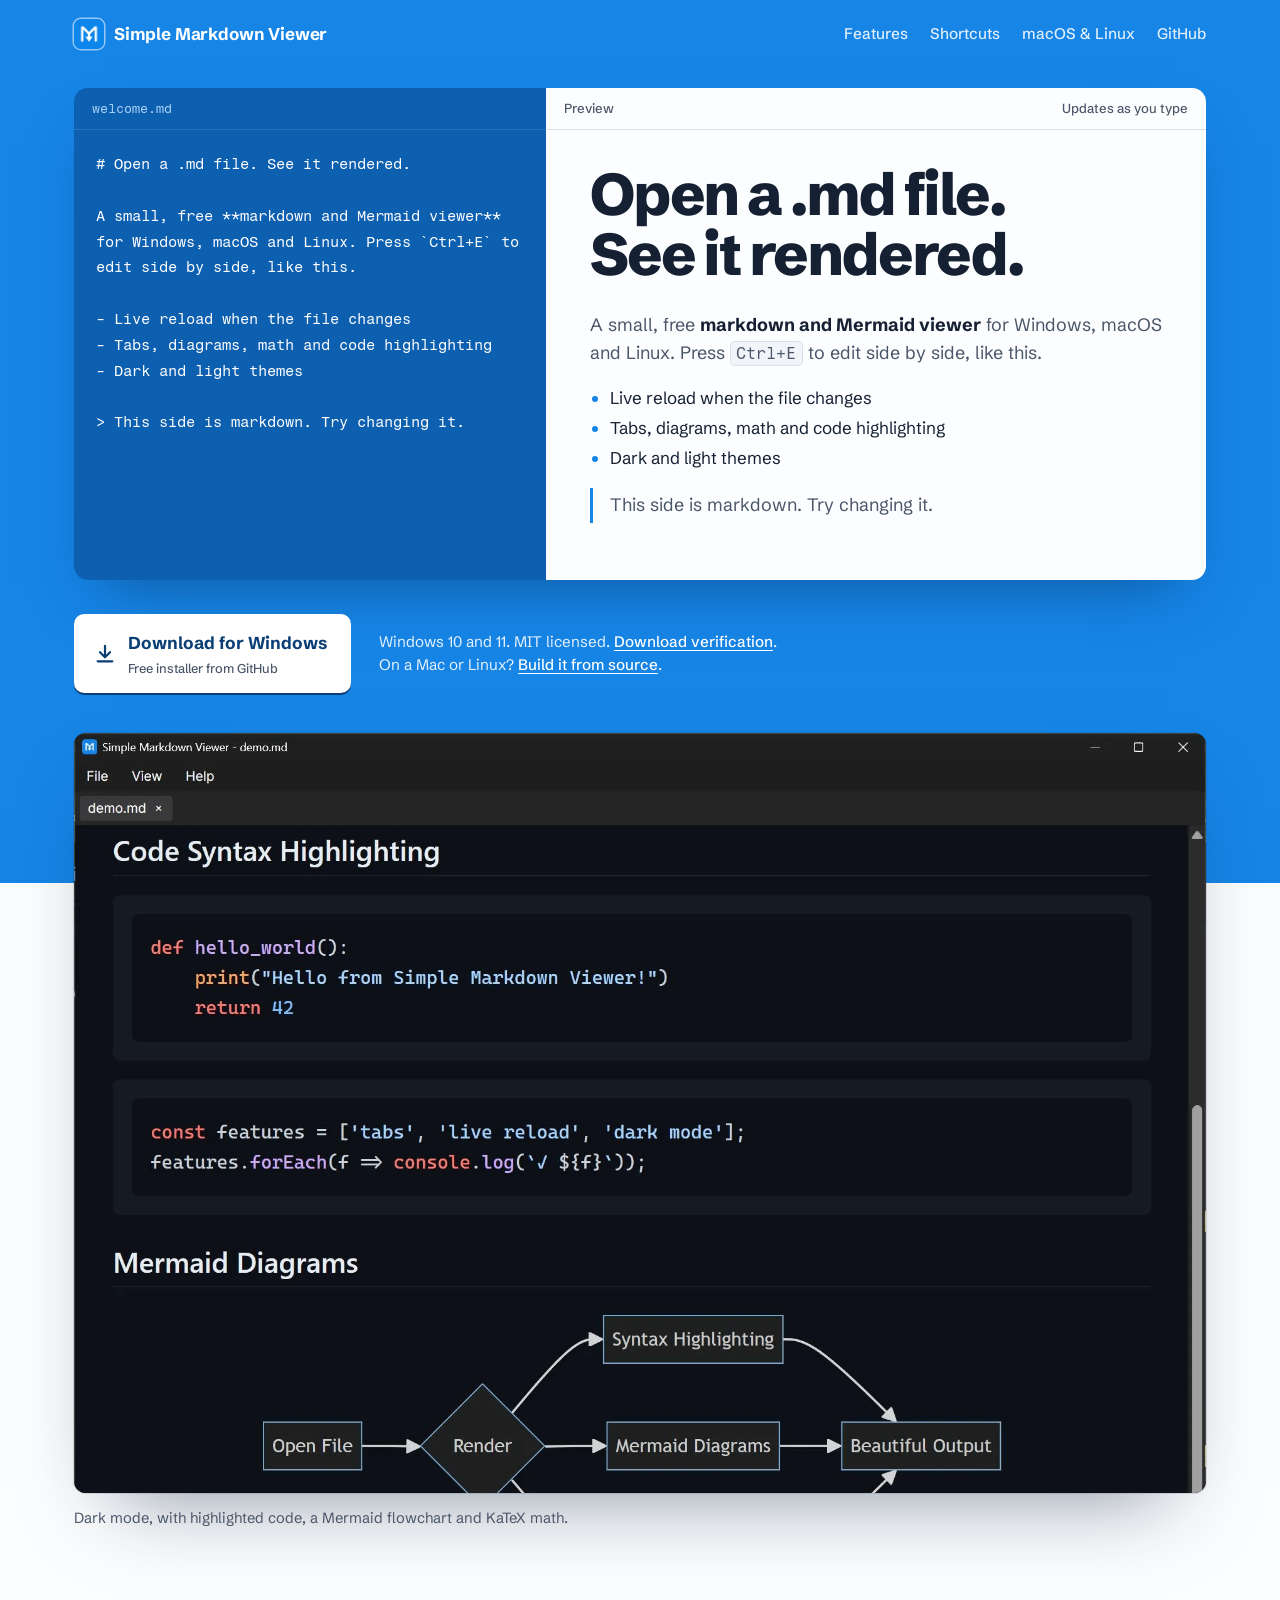
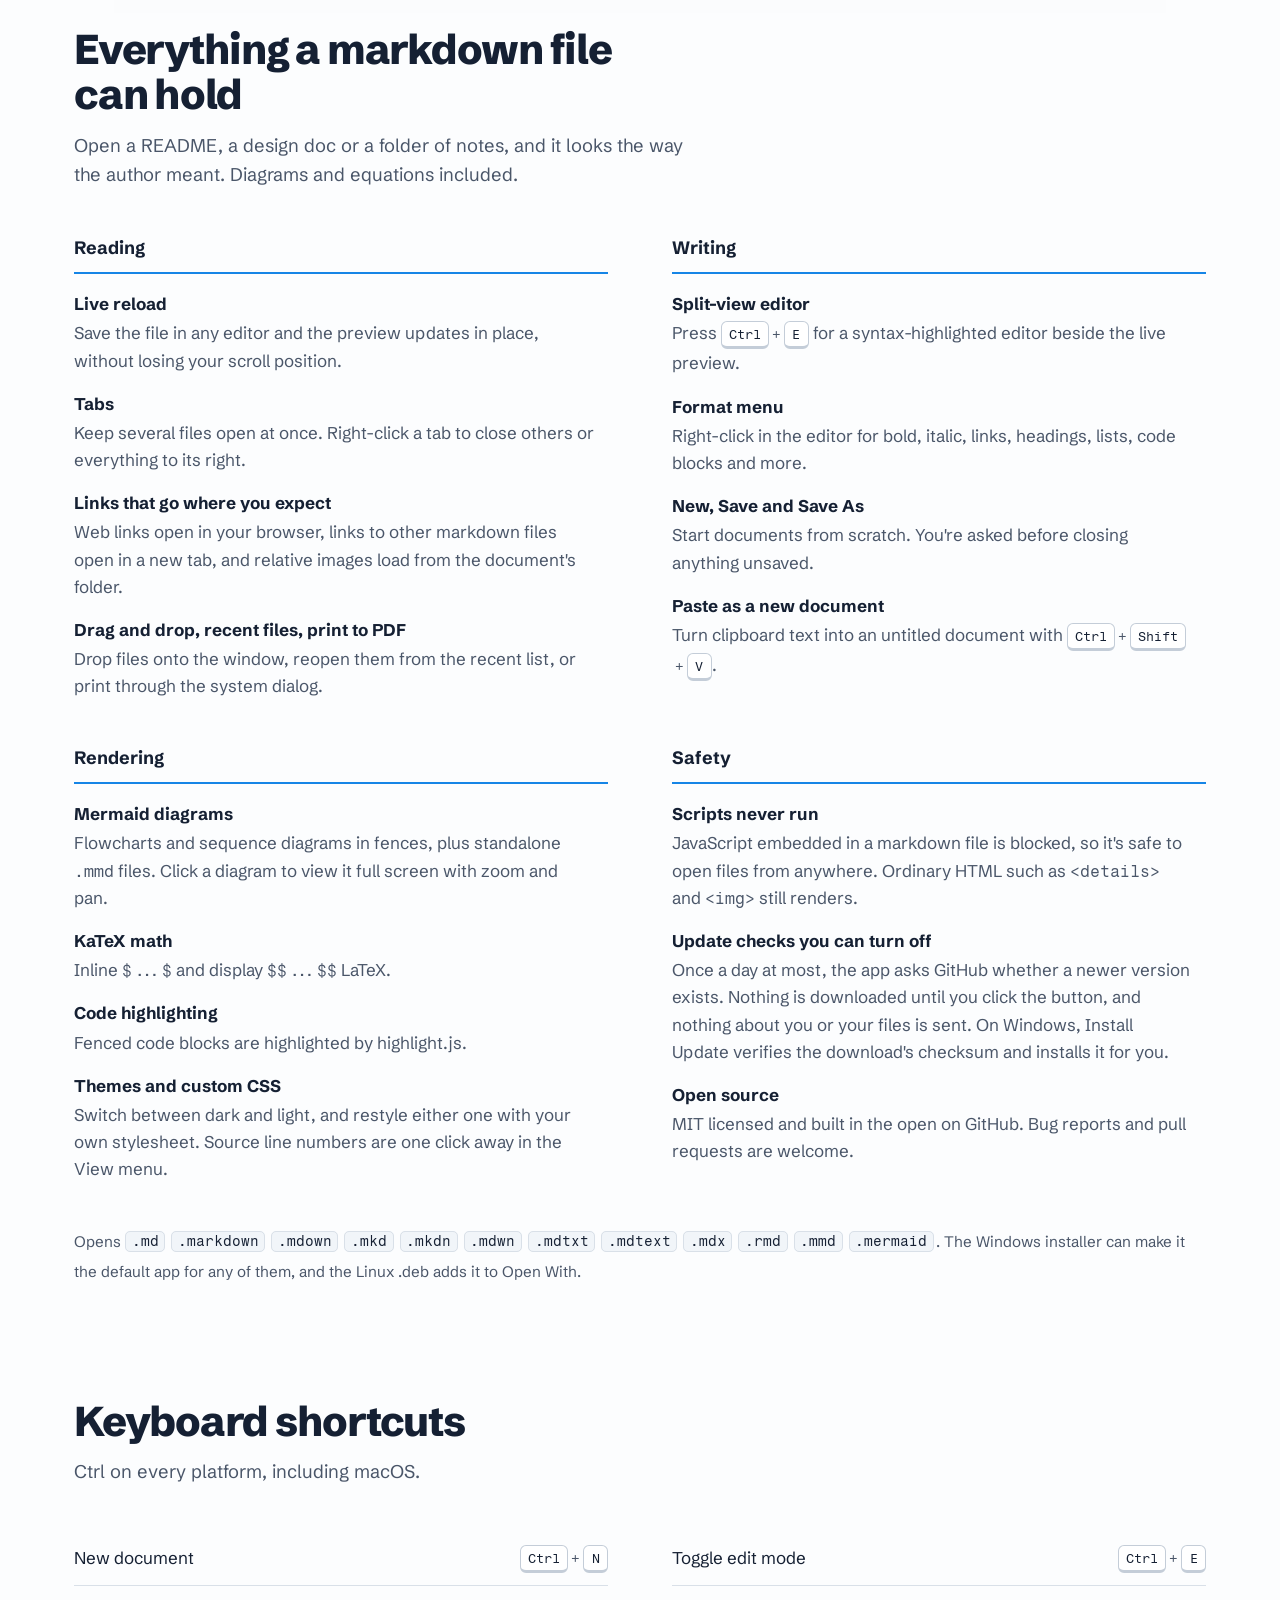
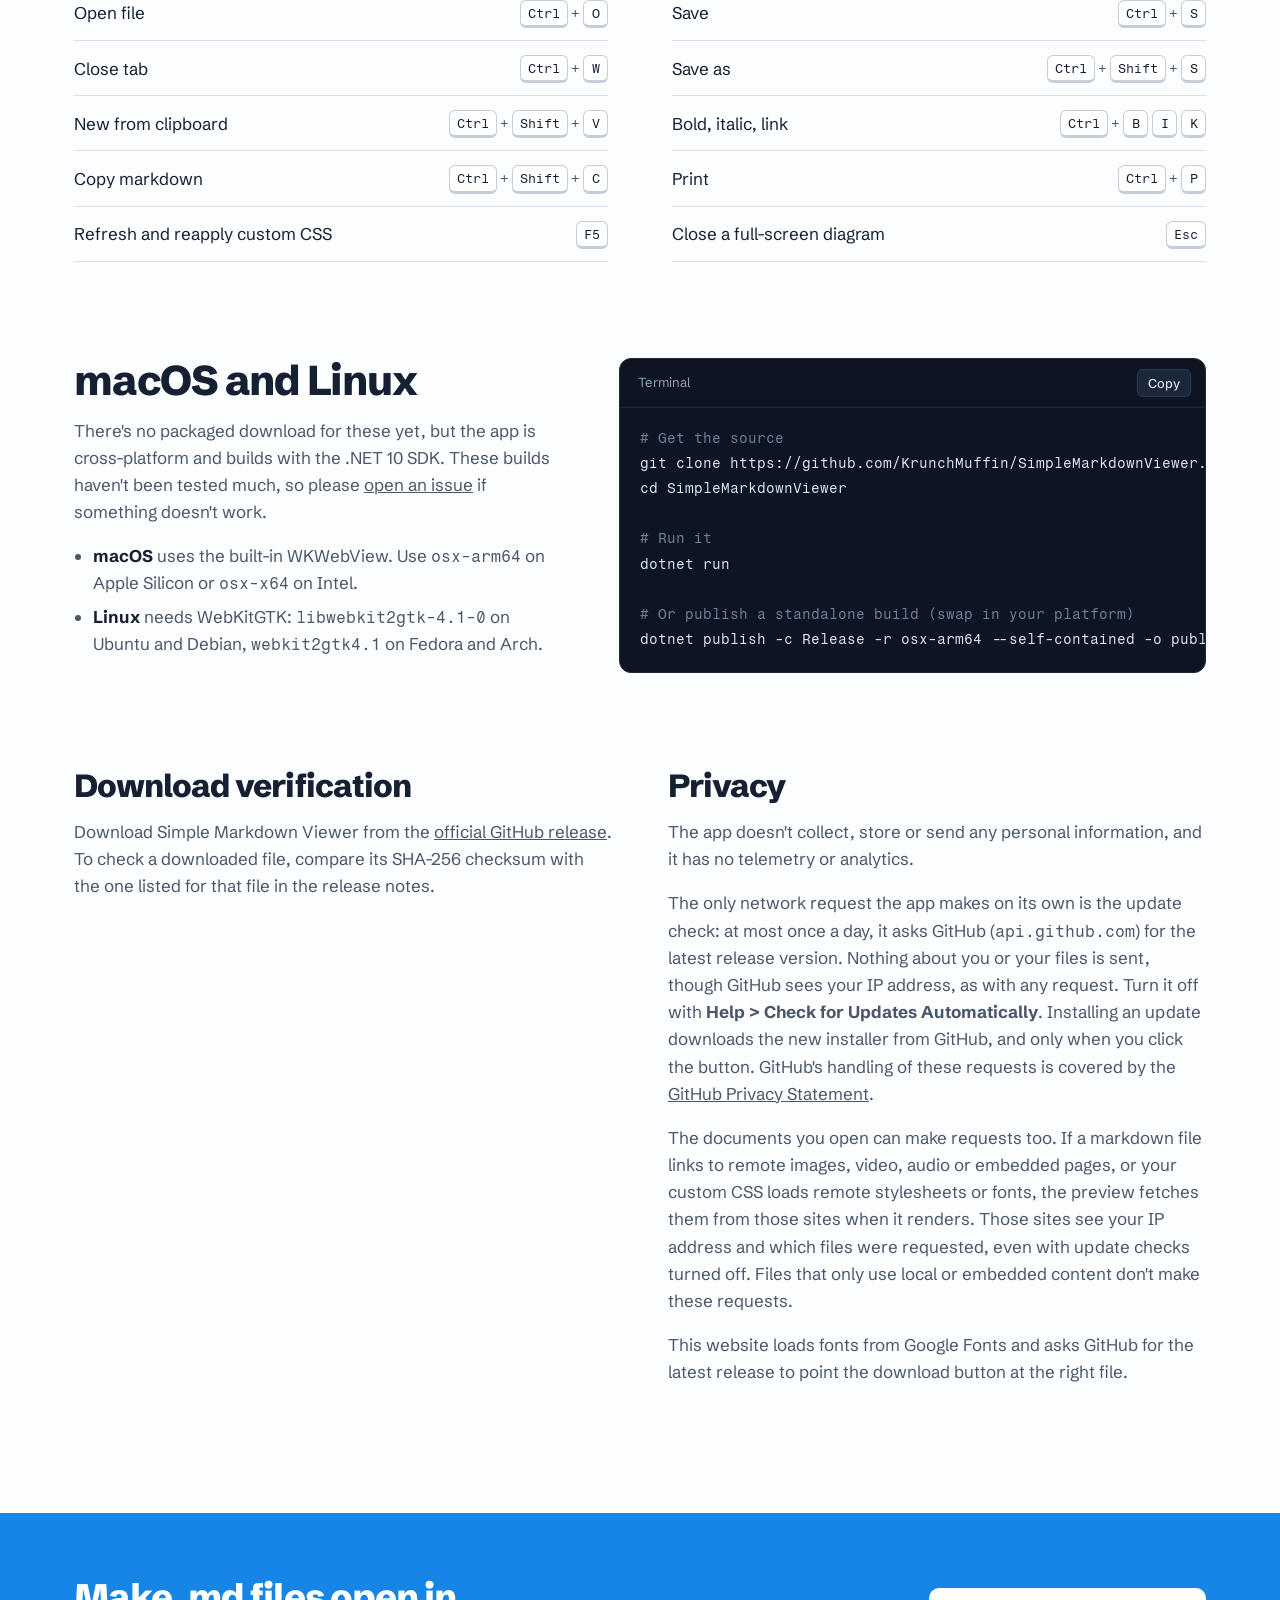
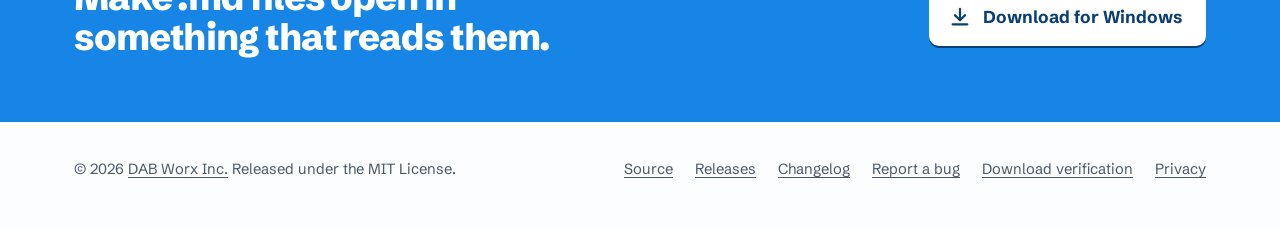
<file: docs/index.html>
<!doctype html>
<html lang="en">
<head>
<meta charset="utf-8">
<meta name="viewport" content="width=device-width, initial-scale=1">
<title>Simple Markdown Viewer – Free Markdown &amp; Mermaid Viewer</title>
<meta name="description" content="Free, open-source markdown and Mermaid viewer for Windows, macOS and Linux. Live reload, tabs, diagrams, math and code highlighting.">
<link rel="canonical" href="https://smv.dabworx.com/">
<meta property="og:type" content="website">
<meta property="og:site_name" content="Simple Markdown Viewer">
<meta property="og:url" content="https://smv.dabworx.com/">
<meta property="og:title" content="Simple Markdown Viewer – Free Markdown &amp; Mermaid Viewer">
<meta property="og:description" content="Free, open-source markdown and Mermaid viewer for Windows, macOS and Linux. Live reload, tabs, diagrams, math and code highlighting.">
<meta property="og:image" content="https://smv.dabworx.com/og-image.png">
<meta property="og:image:type" content="image/png">
<meta property="og:image:width" content="1200">
<meta property="og:image:height" content="630">
<meta property="og:image:alt" content="Simple Markdown Viewer: free markdown and Mermaid viewer, shown rendering a Mermaid flowchart in dark mode">
<meta property="og:locale" content="en_US">
<meta name="twitter:card" content="summary_large_image">
<meta name="twitter:title" content="Simple Markdown Viewer – Free Markdown &amp; Mermaid Viewer">
<meta name="twitter:description" content="Free, open-source markdown and Mermaid viewer for Windows, macOS and Linux. Live reload, tabs, diagrams, math and code highlighting.">
<meta name="twitter:image" content="https://smv.dabworx.com/og-image.png">
<meta name="twitter:image:alt" content="Simple Markdown Viewer: free markdown and Mermaid viewer, shown rendering a Mermaid flowchart in dark mode">
<script type="application/ld+json">
{
  "@context": "https://schema.org",
  "@type": "SoftwareApplication",
  "name": "Simple Markdown Viewer",
  "alternateName": "SMV",
  "description": "Free, open-source markdown and Mermaid viewer for Windows, macOS and Linux. Live reload, tabs, diagrams, math and code highlighting.",
  "url": "https://smv.dabworx.com/",
  "image": "https://smv.dabworx.com/og-image.png",
  "screenshot": "https://smv.dabworx.com/screenshot.png",
  "applicationCategory": "DeveloperApplication",
  "applicationSubCategory": "Markdown viewer",
  "operatingSystem": "Windows 10, Windows 11, macOS, Linux",
  "downloadUrl": "https://github.com/KrunchMuffin/SimpleMarkdownViewer/releases/latest",
  "releaseNotes": "https://github.com/KrunchMuffin/SimpleMarkdownViewer/blob/main/CHANGELOG.md",
  "license": "https://opensource.org/licenses/MIT",
  "isAccessibleForFree": true,
  "offers": { "@type": "Offer", "price": "0", "priceCurrency": "USD" },
  "featureList": ["Live reload", "Tabs", "Side-by-side editing", "Mermaid diagrams", "KaTeX math", "Syntax highlighting", "Dark and light mode"],
  "sameAs": ["https://github.com/KrunchMuffin/SimpleMarkdownViewer"],
  "publisher": { "@type": "Organization", "name": "DAB Worx", "url": "https://dabworx.com", "logo": "https://dabworx.com/dabworx-logo.webp" }
}
</script>
<meta name="theme-color" content="#1685E6">
<link rel="icon" type="image/png" href="favicon.png">
<link rel="apple-touch-icon" href="icon-192.png">
<link rel="preconnect" href="https://fonts.googleapis.com">
<link rel="preconnect" href="https://fonts.gstatic.com" crossorigin>
<link href="https://fonts.googleapis.com/css2?family=Fragment+Mono&family=Schibsted+Grotesk:wght@400;500;700;800&display=swap" rel="stylesheet">
<style>
:root {
  --blue: #1685E6;
  --blue-deep: #0D5FB0;
  --blue-ink: #0A3E75;
  --blue-soft: #A9D2F7;
  --paper: #FCFDFE;
  --paper-2: #F1F5F9;
  --ink: #152033;
  --ink-2: #4A5669;
  --rule: #D9E0E8;
  --key-bg: #FFFFFF;
  --key-edge: #C4CDD8;
  --sans: "Schibsted Grotesk", system-ui, -apple-system, "Segoe UI", sans-serif;
  --mono: "Fragment Mono", ui-monospace, "Cascadia Mono", Consolas, monospace;
  --measure: 68ch;
  --wrap: 1180px;
}
@media (prefers-color-scheme: dark) {
  :root {
    --paper: #0F1622;
    --paper-2: #151E2C;
    --ink: #E6ECF3;
    --ink-2: #A3AFBF;
    --rule: #263244;
    --key-bg: #1B2536;
    --key-edge: #33425A;
  }
}

*, *::before, *::after { box-sizing: border-box; }
html { -webkit-text-size-adjust: 100%; scroll-behavior: smooth; }
@media (prefers-reduced-motion: reduce) { html { scroll-behavior: auto; } }
body {
  margin: 0;
  background: var(--paper);
  color: var(--ink);
  font: 400 1.0625rem/1.6 var(--sans);
  -webkit-font-smoothing: antialiased;
}
img { max-width: 100%; height: auto; display: block; }
a { color: inherit; }
:focus-visible { outline: 3px solid #FFC940; outline-offset: 3px; border-radius: 4px; }
.wrap { width: 100%; max-width: var(--wrap); margin: 0 auto; padding: 0 24px; }
@media (max-width: 600px) { .wrap { padding: 0 16px; } }
code, kbd, .mono { font-family: var(--mono); font-size: .92em; }
.skip { position: absolute; left: -9999px; }
.skip:focus { left: 16px; top: 16px; z-index: 10; background: #fff; color: #000; padding: 8px 12px; }

/* ---------- Top bar ---------- */
.top { background: var(--blue); color: #fff; }
.top .wrap { display: flex; align-items: center; gap: 24px; height: 68px; }
.brand { display: flex; align-items: center; gap: 10px; font-weight: 700; text-decoration: none; letter-spacing: -.01em; }
.brand img { width: 30px; height: 30px; border-radius: 7px; box-shadow: 0 0 0 1.5px rgba(255,255,255,.55); }
.top nav { margin-left: auto; display: flex; gap: 22px; font-weight: 500; font-size: .96rem; }
.top nav a { text-decoration: none; opacity: .88; }
.top nav a:hover { opacity: 1; text-decoration: underline; text-underline-offset: 4px; }
@media (max-width: 640px) { .top nav a:not(.gh) { display: none; } }

/* ---------- Hero: the live split view ---------- */
.hero { background: var(--blue); color: #fff; padding: 20px 0 190px; }
.split {
  display: grid;
  grid-template-columns: minmax(0, 5fr) minmax(0, 7fr);
  border-radius: 14px;
  overflow: hidden;
  box-shadow: 0 30px 60px -30px rgba(6, 40, 80, .55);
}
.pane-head {
  display: flex; align-items: center; justify-content: space-between; gap: 12px;
  font-size: .82rem; padding: 10px 18px; font-weight: 500;
}
.source { background: var(--blue-deep); display: flex; flex-direction: column; }
.source .pane-head { color: var(--blue-soft); border-bottom: 1px solid rgba(255,255,255,.12); }
.source .pane-head span:first-child { font-family: var(--mono); }
.source textarea {
  flex: 1;
  min-height: 360px;
  width: 100%;
  resize: none;
  border: 0;
  background: transparent;
  color: #fff;
  font: 400 .95rem/1.7 var(--mono);
  padding: 22px 22px 28px;
  caret-color: #FFC940;
  tab-size: 2;
}
.source textarea:focus { outline: none; }
.source:focus-within { box-shadow: inset 0 0 0 3px #FFC940; }
.source textarea::selection { background: rgba(255, 201, 64, .45); }

.render { background: var(--paper); color: var(--ink); display: flex; flex-direction: column; }
.render .pane-head { color: var(--ink-2); border-bottom: 1px solid var(--rule); }
.doc { padding: 34px 44px 40px; }
.doc > :first-child { margin-top: 0; }
.doc h1 {
  font-size: clamp(2.3rem, 4.6vw, 3.7rem);
  line-height: 1.02;
  letter-spacing: -.035em;
  font-weight: 800;
  margin: 0 0 .45em;
  text-wrap: balance;
}
.doc h2 { font-size: 1.5rem; letter-spacing: -.02em; margin: 1.2em 0 .4em; line-height: 1.2; }
.doc h3 { font-size: 1.15rem; margin: 1.2em 0 .3em; }
.doc p { margin: 0 0 .9em; max-width: 56ch; font-size: 1.12rem; color: var(--ink-2); }
.doc strong { color: var(--ink); }
.doc ul { margin: 0 0 1em; padding-left: 1.2em; }
.doc li { margin: .15em 0; }
.doc li::marker { color: var(--blue); }
.doc code { background: var(--paper-2); border: 1px solid var(--rule); border-radius: 5px; padding: .08em .35em; }
.doc blockquote { margin: 0 0 1em; padding: .2em 0 .2em 1em; border-left: 3px solid var(--blue); color: var(--ink-2); }
.doc blockquote > :last-child { margin-bottom: 0; }
.doc a { color: var(--blue); }
.doc hr { border: 0; border-top: 1px solid var(--rule); margin: 1.4em 0; }
.doc pre { background: var(--paper-2); border: 1px solid var(--rule); border-radius: 8px; padding: 14px 16px; overflow-x: auto; }
.doc pre code { background: none; border: 0; padding: 0; }

.reset {
  font: inherit; color: inherit; background: none; border: 0; padding: 0; cursor: pointer;
  text-decoration: underline; text-underline-offset: 3px;
}

/* Download strip inside the hero */
.get { display: flex; flex-wrap: wrap; align-items: center; gap: 14px 28px; margin-top: 34px; }
.btn {
  display: inline-flex; align-items: center; gap: 12px;
  background: #fff; color: var(--blue-ink);
  font-weight: 700; font-size: 1.08rem; text-decoration: none;
  padding: 15px 24px 15px 20px; border-radius: 10px;
  box-shadow: 0 2px 0 var(--blue-ink);
  transition: transform .12s ease, box-shadow .12s ease;
}
.btn:hover { transform: translateY(-1px); box-shadow: 0 3px 0 var(--blue-ink); }
.btn:active { transform: translateY(1px); box-shadow: 0 1px 0 var(--blue-ink); }
.btn svg { width: 22px; height: 22px; flex: none; }
.btn small { display: block; font-weight: 500; font-size: .8rem; color: var(--ink-2); margin-top: 1px; }
.get-meta { font-size: .95rem; line-height: 1.5; color: #E4F1FD; }
.get-meta a { color: #fff; font-weight: 500; text-underline-offset: 3px; }

@media (max-width: 860px) {
  .split { grid-template-columns: 1fr; }
  .render { order: -1; }
  .source textarea { min-height: 220px; }
  .doc { padding: 26px 22px 30px; }
  .hero { padding-bottom: 120px; }
}

/* ---------- Screenshot ---------- */
.shot { margin-top: -150px; }
.shot figure { margin: 0; }
.shot picture img {
  width: 100%;
  max-height: 760px;
  object-fit: cover;
  object-position: top;
  border-radius: 12px;
  box-shadow: 0 1px 0 rgba(255,255,255,.08) inset, 0 40px 80px -40px rgba(10, 30, 60, .5), 0 0 0 1px rgba(10, 30, 60, .12);
  background: #0D1117;
}
.shot figcaption { color: var(--ink-2); font-size: .92rem; margin-top: 14px; }
@media (max-width: 860px) { .shot { margin-top: -90px; } .shot picture img { max-height: 520px; } }

/* ---------- Sections ---------- */
section.block { padding: 96px 0 0; }
.block h2 {
  font-size: clamp(1.9rem, 3.4vw, 2.6rem);
  line-height: 1.08;
  letter-spacing: -.03em;
  font-weight: 800;
  margin: 0 0 14px;
  max-width: 22ch;
}
.lede { color: var(--ink-2); font-size: 1.15rem; max-width: 58ch; margin: 0 0 44px; }

/* Features: four groups as plain lists */
.groups { display: grid; grid-template-columns: repeat(2, minmax(0, 1fr)); gap: 44px 64px; }
.group h3 {
  font-size: 1.12rem; font-weight: 700; margin: 0 0 6px;
  padding-bottom: 10px; border-bottom: 2px solid var(--blue);
  display: flex; align-items: baseline; gap: 10px;
}
.group h3 .mono { color: var(--blue); font-weight: 400; font-size: .95rem; }
.group dl { margin: 0; }
.group dt { font-weight: 700; margin-top: 16px; }
.group dd { margin: 2px 0 0; color: var(--ink-2); max-width: 52ch; }
@media (max-width: 760px) { .groups { grid-template-columns: 1fr; } }

.types { margin-top: 44px; color: var(--ink-2); font-size: .95rem; line-height: 2; }
.types code { color: var(--ink); background: var(--paper-2); border: 1px solid var(--rule); border-radius: 5px; padding: .1em .4em; margin-right: 2px; white-space: nowrap; }

/* Shortcuts */
.keys { display: grid; grid-template-columns: repeat(2, minmax(0, 1fr)); gap: 0 64px; margin: 0; }
.keys div { display: flex; align-items: center; justify-content: space-between; gap: 16px; padding: 12px 0; border-bottom: 1px solid var(--rule); }
.keys dt { order: 2; white-space: nowrap; }
.keys dd { order: 1; margin: 0; }
kbd {
  display: inline-block; min-width: 1.9em; text-align: center;
  font-size: .82rem; line-height: 1; padding: 6px 7px 5px;
  background: var(--key-bg); color: var(--ink);
  border: 1px solid var(--key-edge); border-bottom-width: 3px; border-radius: 6px;
}
.plus { color: var(--ink-2); margin: 0 3px; font-size: .85rem; }
@media (max-width: 760px) { .keys { grid-template-columns: 1fr; } }

/* Download verification and privacy */
.policy { display: grid; grid-template-columns: repeat(2, minmax(0, 1fr)); gap: 56px; align-items: start; }
.policy h2 { font-size: clamp(1.6rem, 2.6vw, 2rem); }
.policy p { color: var(--ink-2); max-width: 56ch; margin: 0 0 1em; }
@media (max-width: 760px) { .policy { grid-template-columns: 1fr; gap: 40px; } }

/* Other platforms */
.platforms { display: grid; grid-template-columns: minmax(0, 5fr) minmax(0, 6fr); gap: 56px; align-items: start; }
.platforms p { color: var(--ink-2); max-width: 52ch; margin: 0 0 1em; }
.platforms ul { margin: 0; padding-left: 1.1em; color: var(--ink-2); }
.platforms li { margin: .35em 0; }
.platforms li strong { color: var(--ink); }
.platforms .downloads { list-style: none; padding: 0; margin: 0 0 1.4em; }
.platforms .downloads li { display: flex; justify-content: space-between; align-items: baseline; gap: 16px; margin: 0; padding: 11px 0; border-bottom: 1px solid var(--rule); }
.platforms .downloads li:first-child { border-top: 1px solid var(--rule); }
.platforms .downloads a { font-weight: 700; color: var(--ink); text-underline-offset: 3px; }
.platforms .downloads span { font-size: .9rem; white-space: nowrap; }
.term { background: #0D1522; color: #DCE6F2; border-radius: 12px; overflow: hidden; border: 1px solid #1F2B3D; }
.term-head { display: flex; justify-content: space-between; align-items: center; padding: 10px 14px 10px 18px; border-bottom: 1px solid #1F2B3D; font-size: .82rem; color: #8FA0B6; }
.term pre { margin: 0; padding: 18px 20px 20px; overflow-x: auto; font: .9rem/1.75 var(--mono); }
.term .c { color: #6F819A; }
.copy {
  font: 500 .8rem var(--sans); color: #DCE6F2; background: #1B283B; border: 1px solid #2C3C55;
  border-radius: 6px; padding: 5px 10px; cursor: pointer;
}
.copy:hover { background: #24344C; }
@media (max-width: 860px) { .platforms { grid-template-columns: 1fr; gap: 28px; } }

/* Closing call and footer */
.closer { margin-top: 110px; background: var(--blue); color: #fff; padding: 64px 0; }
.closer .wrap { display: flex; flex-wrap: wrap; align-items: center; justify-content: space-between; gap: 24px; }
.closer h2 { margin: 0; font-size: clamp(1.7rem, 3vw, 2.3rem); letter-spacing: -.03em; line-height: 1.1; font-weight: 800; max-width: 26ch; text-wrap: balance; }
footer { padding: 36px 0 48px; color: var(--ink-2); font-size: .92rem; }
footer .wrap { display: flex; flex-wrap: wrap; gap: 10px 28px; justify-content: space-between; }
footer nav { display: flex; flex-wrap: wrap; gap: 8px 22px; }
footer a { text-underline-offset: 3px; }
</style>
</head>
<body>
<a class="skip" href="#main">Skip to content</a>

<header class="top">
  <div class="wrap">
    <a class="brand" href="./"><img src="icon-64.png" alt="" width="30" height="30">Simple Markdown Viewer</a>
    <nav aria-label="Main">
      <a href="#features">Features</a>
      <a href="#shortcuts">Shortcuts</a>
      <a href="#other-platforms">macOS &amp; Linux</a>
      <a class="gh" href="https://github.com/KrunchMuffin/SimpleMarkdownViewer">GitHub</a>
    </nav>
  </div>
</header>

<main id="main">
  <div class="hero">
    <div class="wrap">
      <div class="split">
        <div class="source">
          <div class="pane-head">
            <span>welcome.md</span>
            <button class="reset" type="button" id="reset" hidden>Reset</button>
          </div>
          <label class="skip" for="md">Markdown source. Edit it to update the preview.</label>
          <textarea id="md" spellcheck="false" autocapitalize="off" autocomplete="off"># Open a .md file. See it rendered.

A small, free **markdown and Mermaid viewer** for Windows, macOS and Linux. Press `Ctrl+E` to edit side by side, like this.

- Live reload when the file changes
- Tabs, diagrams, math and code highlighting
- Dark and light themes

&gt; This side is markdown. Try changing it.</textarea>
        </div>
        <div class="render">
          <div class="pane-head"><span>Preview</span><span aria-hidden="true">Updates as you type</span></div>
          <div class="doc" id="out" aria-live="polite">
            <h1>Open a .md file. See it rendered.</h1>
            <p>A small, free <strong>markdown and Mermaid viewer</strong> for Windows, macOS and Linux. Press <code>Ctrl+E</code> to edit side by side, like this.</p>
            <ul>
              <li>Live reload when the file changes</li>
              <li>Tabs, diagrams, math and code highlighting</li>
              <li>Dark and light themes</li>
            </ul>
            <blockquote><p>This side is markdown. Try changing it.</p></blockquote>
          </div>
        </div>
      </div>

      <div class="get">
        <a class="btn" id="dl" href="https://github.com/KrunchMuffin/SimpleMarkdownViewer/releases/latest">
          <svg viewBox="0 0 24 24" fill="none" stroke="currentColor" stroke-width="2.4" stroke-linecap="round" stroke-linejoin="round" aria-hidden="true"><path d="M12 3v12"/><path d="m6.5 10 5.5 5.5L17.5 10"/><path d="M4 20h16"/></svg>
          <span><span data-dl-label>Download for Windows</span><small id="dl-meta">Free installer from GitHub</small></span>
        </a>
        <p class="get-meta">
          <span id="ver">Windows 10 and 11.</span> MIT licensed. <a href="#code-signing">Download verification</a>.<br>
          <span id="others">On a Mac or Linux? <a href="#other-platforms">Build it from source</a>.</span>
        </p>
      </div>
    </div>
  </div>

  <div class="wrap shot">
    <figure>
      <picture>
        <source srcset="screenshot.webp" type="image/webp">
        <img src="screenshot.png" width="1804" height="2014" alt="Simple Markdown Viewer in dark mode showing highlighted Python and JavaScript, a Mermaid flowchart, and KaTeX equations." loading="lazy">
      </picture>
      <figcaption>Dark mode, with highlighted code, a Mermaid flowchart and KaTeX math.</figcaption>
    </figure>
  </div>

  <section class="block" id="features" aria-labelledby="features-h">
    <div class="wrap">
      <h2 id="features-h">Everything a markdown file can hold</h2>
      <p class="lede">Open a README, a design doc or a folder of notes, and it looks the way the author meant. Diagrams and equations included.</p>

      <div class="groups">
        <div class="group">
          <h3>Reading</h3>
          <dl>
            <dt>Live reload</dt>
            <dd>Save the file in any editor and the preview updates in place, without losing your scroll position.</dd>
            <dt>Tabs</dt>
            <dd>Keep several files open at once. Right-click a tab to close others or everything to its right.</dd>
            <dt>Links that go where you expect</dt>
            <dd>Web links open in your browser, links to other markdown files open in a new tab, and relative images load from the document's folder.</dd>
            <dt>Drag and drop, recent files, print to PDF</dt>
            <dd>Drop files onto the window, reopen them from the recent list, or print through the system dialog.</dd>
          </dl>
        </div>

        <div class="group">
          <h3>Writing</h3>
          <dl>
            <dt>Split-view editor</dt>
            <dd>Press <kbd>Ctrl</kbd><span class="plus">+</span><kbd>E</kbd> for a syntax-highlighted editor beside the live preview.</dd>
            <dt>Format menu</dt>
            <dd>Right-click in the editor for bold, italic, links, headings, lists, code blocks and more.</dd>
            <dt>New, Save and Save As</dt>
            <dd>Start documents from scratch. You're asked before closing anything unsaved.</dd>
            <dt>Paste as a new document</dt>
            <dd>Turn clipboard text into an untitled document with <kbd>Ctrl</kbd><span class="plus">+</span><kbd>Shift</kbd><span class="plus">+</span><kbd>V</kbd>.</dd>
          </dl>
        </div>

        <div class="group">
          <h3>Rendering</h3>
          <dl>
            <dt>Mermaid diagrams</dt>
            <dd>Flowcharts and sequence diagrams in fences, plus standalone <code>.mmd</code> files. Click a diagram to view it full screen with zoom and pan.</dd>
            <dt>KaTeX math</dt>
            <dd>Inline <code>$...$</code> and display <code>$$...$$</code> LaTeX.</dd>
            <dt>Code highlighting</dt>
            <dd>Fenced code blocks are highlighted by highlight.js.</dd>
            <dt>Themes and custom CSS</dt>
            <dd>Switch between dark and light, and restyle either one with your own stylesheet. Source line numbers are one click away in the View menu.</dd>
          </dl>
        </div>

        <div class="group">
          <h3>Safety</h3>
          <dl>
            <dt>Scripts never run</dt>
            <dd>JavaScript embedded in a markdown file is blocked, so it's safe to open files from anywhere. Ordinary HTML such as <code>&lt;details&gt;</code> and <code>&lt;img&gt;</code> still renders.</dd>
            <dt>Update checks you can turn off</dt>
            <dd>Once a day at most, the app asks GitHub whether a newer version exists. Nothing is downloaded until you click the button, and nothing about you or your files is sent. On Windows, Install Update verifies the download's checksum and installs it for you.</dd>
            <dt>Open source</dt>
            <dd>MIT licensed and built in the open on GitHub. Bug reports and pull requests are welcome.</dd>
          </dl>
        </div>
      </div>

      <p class="types">Opens
        <code>.md</code> <code>.markdown</code> <code>.mdown</code> <code>.mkd</code> <code>.mkdn</code> <code>.mdwn</code> <code>.mdtxt</code> <code>.mdtext</code> <code>.mdx</code> <code>.rmd</code> <code>.mmd</code> <code>.mermaid</code>.
        The Windows installer can make it the default app for any of them, and the Linux .deb adds it to Open With.
      </p>
    </div>
  </section>

  <section class="block" id="shortcuts" aria-labelledby="shortcuts-h">
    <div class="wrap">
      <h2 id="shortcuts-h">Keyboard shortcuts</h2>
      <p class="lede">Ctrl on every platform, including macOS.</p>
      <dl class="keys">
        <div><dt><kbd>Ctrl</kbd><span class="plus">+</span><kbd>N</kbd></dt><dd>New document</dd></div>
        <div><dt><kbd>Ctrl</kbd><span class="plus">+</span><kbd>E</kbd></dt><dd>Toggle edit mode</dd></div>
        <div><dt><kbd>Ctrl</kbd><span class="plus">+</span><kbd>O</kbd></dt><dd>Open file</dd></div>
        <div><dt><kbd>Ctrl</kbd><span class="plus">+</span><kbd>S</kbd></dt><dd>Save</dd></div>
        <div><dt><kbd>Ctrl</kbd><span class="plus">+</span><kbd>W</kbd></dt><dd>Close tab</dd></div>
        <div><dt><kbd>Ctrl</kbd><span class="plus">+</span><kbd>Shift</kbd><span class="plus">+</span><kbd>S</kbd></dt><dd>Save as</dd></div>
        <div><dt><kbd>Ctrl</kbd><span class="plus">+</span><kbd>Shift</kbd><span class="plus">+</span><kbd>V</kbd></dt><dd>New from clipboard</dd></div>
        <div><dt><kbd>Ctrl</kbd><span class="plus">+</span><kbd>B</kbd> <kbd>I</kbd> <kbd>K</kbd></dt><dd>Bold, italic, link</dd></div>
        <div><dt><kbd>Ctrl</kbd><span class="plus">+</span><kbd>Shift</kbd><span class="plus">+</span><kbd>C</kbd></dt><dd>Copy markdown</dd></div>
        <div><dt><kbd>Ctrl</kbd><span class="plus">+</span><kbd>P</kbd></dt><dd>Print</dd></div>
        <div><dt><kbd>F5</kbd></dt><dd>Refresh and reapply custom CSS</dd></div>
        <div><dt><kbd>Esc</kbd></dt><dd>Close a full-screen diagram</dd></div>
      </dl>
    </div>
  </section>

  <section class="block" id="other-platforms" aria-labelledby="platforms-h">
    <div class="wrap platforms">
      <div>
        <h2 id="platforms-h">macOS and Linux</h2>
        <!-- Shown until a release includes macOS and Linux downloads -->
        <div data-builds="none">
          <p>There's no packaged download for these yet, but the app is cross-platform and builds with the .NET 10 SDK. These builds haven't been tested much, so please <a href="https://github.com/KrunchMuffin/SimpleMarkdownViewer/issues">open an issue</a> if something doesn't work.</p>
          <ul>
            <li><strong>macOS</strong> uses the built-in WKWebView. Use <code>osx-arm64</code> on Apple Silicon or <code>osx-x64</code> on Intel.</li>
            <li><strong>Linux</strong> needs WebKitGTK: <code>libwebkit2gtk-4.1-0</code> on Ubuntu and Debian, <code>webkit2gtk4.1</code> on Fedora and Arch.</li>
          </ul>
        </div>
        <div data-builds="some" hidden>
          <p>These downloads are new, so please <a href="https://github.com/KrunchMuffin/SimpleMarkdownViewer/issues">open an issue</a> if something doesn't work.</p>
          <ul class="downloads" id="downloads"></ul>
          <p><strong>First launch on macOS:</strong> the app isn't notarized by Apple yet, so macOS blocks it the first time. Open it once, then go to System Settings &gt; Privacy &amp; Security and choose Open Anyway.</p>
          <p><strong>AppImage:</strong> needs WebKitGTK 4.1 (<code>libwebkit2gtk-4.1-0</code> on Ubuntu and Debian, <code>webkit2gtk4.1</code> on Fedora and Arch). The .deb installs it for you.</p>
          <p>You can also build it yourself with the .NET 10 SDK.</p>
        </div>
      </div>
      <div class="term">
        <div class="term-head"><span>Terminal</span><button class="copy" type="button" data-copy="build">Copy</button></div>
<pre id="build"><span class="c"># Get the source</span>
git clone https://github.com/KrunchMuffin/SimpleMarkdownViewer.git
cd SimpleMarkdownViewer

<span class="c"># Run it</span>
dotnet run

<span class="c"># Or publish a standalone build (swap in your platform)</span>
dotnet publish -c Release -r osx-arm64 --self-contained -o publish</pre>
      </div>
    </div>
  </section>

  <section class="block" id="code-signing" aria-labelledby="download-verification-h">
    <div class="wrap policy">
      <div>
        <h2 id="download-verification-h">Download verification</h2>
        <p>Download Simple Markdown Viewer from the <a href="https://github.com/KrunchMuffin/SimpleMarkdownViewer/releases/latest">official GitHub release</a>. To check a downloaded file, compare its SHA-256 checksum with the one listed for that file in the release notes.</p>
      </div>
      <div id="privacy">
        <h2 id="privacy-h">Privacy</h2>
        <p>The app doesn't collect, store or send any personal information, and it has no telemetry or analytics.</p>
        <p>The only network request the app makes on its own is the update check: at most once a day, it asks GitHub (<code>api.github.com</code>) for the latest release version. Nothing about you or your files is sent, though GitHub sees your IP address, as with any request. Turn it off with <strong>Help &gt; Check for Updates Automatically</strong>. Installing an update downloads the new installer from GitHub, and only when you click the button. GitHub's handling of these requests is covered by the <a href="https://docs.github.com/en/site-policy/privacy-policies/github-general-privacy-statement">GitHub Privacy Statement</a>.</p>
        <p>The documents you open can make requests too. If a markdown file links to remote images, video, audio or embedded pages, or your custom CSS loads remote stylesheets or fonts, the preview fetches them from those sites when it renders. Those sites see your IP address and which files were requested, even with update checks turned off. Files that only use local or embedded content don't make these requests.</p>
        <p>This website loads fonts from Google Fonts and asks GitHub for the latest release to point the download button at the right file.</p>
      </div>
    </div>
  </section>

  <section class="closer" aria-labelledby="closer-h">
    <div class="wrap">
      <h2 id="closer-h">Make .md files open in something that reads them.</h2>
      <a class="btn" href="https://github.com/KrunchMuffin/SimpleMarkdownViewer/releases/latest" data-dl>
        <svg viewBox="0 0 24 24" fill="none" stroke="currentColor" stroke-width="2.4" stroke-linecap="round" stroke-linejoin="round" aria-hidden="true"><path d="M12 3v12"/><path d="m6.5 10 5.5 5.5L17.5 10"/><path d="M4 20h16"/></svg>
        <span data-dl-label>Download for Windows</span>
      </a>
    </div>
  </section>
</main>

<footer>
  <div class="wrap">
    <span>© 2026 <a href="https://dabworx.com">DAB Worx Inc.</a> Released under the MIT License.</span>
    <nav aria-label="Project">
      <a href="https://github.com/KrunchMuffin/SimpleMarkdownViewer">Source</a>
      <a href="https://github.com/KrunchMuffin/SimpleMarkdownViewer/releases">Releases</a>
      <a href="https://github.com/KrunchMuffin/SimpleMarkdownViewer/blob/main/CHANGELOG.md">Changelog</a>
      <a href="https://github.com/KrunchMuffin/SimpleMarkdownViewer/issues">Report a bug</a>
      <a href="#code-signing">Download verification</a>
      <a href="#privacy">Privacy</a>
    </nav>
  </div>
</footer>

<script>
(function () {
  // ---- Tiny markdown renderer for the hero demo ----
  function esc(s) {
    return s.replace(/&/g, "&amp;").replace(/</g, "&lt;").replace(/>/g, "&gt;").replace(/"/g, "&quot;");
  }
  function safeHref(u) {
    return /^(https?:\/\/|#|mailto:)/i.test(u) ? u : "#";
  }
  function inline(s) {
    var codes = [];
    s = esc(s).replace(/`([^`]+)`/g, function (_, c) { codes.push(c); return "\u0000" + (codes.length - 1) + "\u0000"; });
    s = s
      .replace(/\[([^\]]+)\]\(([^)\s]+)\)/g, function (_, t, u) { return '<a href="' + safeHref(u) + '" rel="noopener">' + t + "</a>"; })
      .replace(/(\*\*|__)(?=\S)([\s\S]*?\S)\1/g, "<strong>$2</strong>")
      .replace(/(\*|_)(?=\S)([\s\S]*?\S)\1/g, "<em>$2</em>")
      .replace(/~~(?=\S)([\s\S]*?\S)~~/g, "<del>$1</del>");
    return s.replace(/\u0000(\d+)\u0000/g, function (_, i) { return "<code>" + codes[i] + "</code>"; });
  }
  function render(md) {
    var lines = md.replace(/\r\n?/g, "\n").split("\n");
    var out = [], para = [], list = null, quote = [], fence = null;
    function flushPara() { if (para.length) { out.push("<p>" + inline(para.join(" ")) + "</p>"); para = []; } }
    function flushList() { if (list) { out.push("<" + list.tag + ">" + list.items.map(function (i) { return "<li>" + inline(i) + "</li>"; }).join("") + "</" + list.tag + ">"); list = null; } }
    function flushQuote() { if (quote.length) { out.push("<blockquote>" + render(quote.join("\n")) + "</blockquote>"); quote = []; } }
    function flushAll() { flushPara(); flushList(); flushQuote(); }
    for (var n = 0; n < lines.length; n++) {
      var line = lines[n], m;
      if (fence) {
        if (/^```/.test(line)) { out.push("<pre><code>" + esc(fence.join("\n")) + "</code></pre>"); fence = null; }
        else fence.push(line);
        continue;
      }
      if (/^```/.test(line)) { flushAll(); fence = []; continue; }
      if ((m = /^>\s?(.*)$/.exec(line))) { flushPara(); flushList(); quote.push(m[1]); continue; }
      flushQuote();
      if (/^\s*$/.test(line)) { flushPara(); flushList(); continue; }
      if ((m = /^(#{1,6})\s+(.*?)\s*#*\s*$/.exec(line))) { flushAll(); var l = m[1].length; out.push("<h" + l + ">" + inline(m[2]) + "</h" + l + ">"); continue; }
      if (/^(\*\s*){3,}$|^(-\s*){3,}$/.test(line)) { flushAll(); out.push("<hr>"); continue; }
      if ((m = /^\s*([-*+]|\d+[.)])\s+(.*)$/.exec(line))) {
        flushPara();
        var tag = /\d/.test(m[1]) ? "ol" : "ul";
        if (list && list.tag !== tag) flushList();
        if (!list) list = { tag: tag, items: [] };
        list.items.push(m[2]);
        continue;
      }
      if (list) { list.items[list.items.length - 1] += " " + line.trim(); continue; }
      para.push(line.trim());
    }
    if (fence) out.push("<pre><code>" + esc(fence.join("\n")) + "</code></pre>");
    flushAll();
    return out.join("\n");
  }

  var ta = document.getElementById("md");
  var outEl = document.getElementById("out");
  var reset = document.getElementById("reset");
  var original = ta.value;
  function update() {
    outEl.innerHTML = render(ta.value) || '<p>Nothing here yet. Type some markdown on the left.</p>';
    reset.hidden = ta.value === original;
  }
  ta.addEventListener("input", update);
  ta.addEventListener("keydown", function (e) {
    if (e.key === "Tab" && !e.shiftKey && !e.ctrlKey && !e.altKey) {
      // Two-space indent, but let Escape-then-Tab still leave the field
      e.preventDefault();
      var s = ta.selectionStart;
      ta.setRangeText("  ", s, ta.selectionEnd, "end");
      update();
    } else if (e.key === "Escape") {
      ta.blur();
    }
  });
  reset.addEventListener("click", function () { ta.value = original; update(); ta.focus(); });

  // ---- Point the download buttons at the right file for this visitor ----
  var BUILDS = [
    { os: "windows", test: /Setup-.*\.exe$/i, button: "Download for Windows", short: "Windows", name: "Windows 10 and 11", kind: "installer" },
    { os: "mac", test: /macos-arm64\.dmg$/i, button: "Download for macOS", short: "macOS", name: "macOS, Apple Silicon", kind: "disk image" },
    { os: "mac-intel", test: /macos-x64\.dmg$/i, short: "Intel Macs", name: "macOS, Intel", kind: "disk image" },
    { os: "linux", test: /\.deb$/i, button: "Download for Linux", short: "Linux", name: "Ubuntu and Debian (.deb)", kind: "package" },
    { os: "linux-other", test: /\.AppImage$/i, short: "Linux", name: "Other Linux (AppImage)", kind: "AppImage" }
  ];
  function visitorOs() {
    var p = ((navigator.userAgentData && navigator.userAgentData.platform) || navigator.platform || navigator.userAgent).toLowerCase();
    if (/mac|iphone|ipad/.test(p)) return "mac";
    if (/linux|x11|cros/.test(p) && !/android/.test(p)) return "linux";
    return "windows";
  }
  function mb(bytes) { return Math.round(bytes / 1048576) + " MB"; }

  fetch("https://api.github.com/repos/KrunchMuffin/SimpleMarkdownViewer/releases/latest")
    .then(function (r) { return r.ok ? r.json() : null; })
    .then(function (rel) {
      if (!rel) return;
      var version = (rel.tag_name || "").replace(/^v/, "");
      var found = BUILDS.map(function (b) {
        var asset = (rel.assets || []).filter(function (a) { return b.test.test(a.name); })[0];
        return asset ? { build: b, asset: asset } : null;
      }).filter(Boolean);
      if (!found.length) return;

      var os = visitorOs();
      var primary = found.filter(function (f) { return f.build.os === os; })[0] ||
                    found.filter(function (f) { return f.build.os === "windows"; })[0] || found[0];
      document.querySelectorAll("#dl, [data-dl]").forEach(function (a) { a.href = primary.asset.browser_download_url; });
      document.querySelectorAll("[data-dl-label]").forEach(function (el) { el.textContent = primary.build.button; });
      document.getElementById("dl-meta").textContent = "Version " + version + ", " + mb(primary.asset.size) + " " + primary.build.kind;

      var others = found.filter(function (f) { return f !== primary; });
      var hasOtherPlatforms = found.some(function (f) { return f.build.os !== "windows"; });
      if (hasOtherPlatforms) {
        document.getElementById("others").innerHTML = others.length
          ? 'Also for ' + others.map(function (f) { return f.build.short; })
              .filter(function (n, i, all) { return all.indexOf(n) === i; }).slice(0, 3).join(", ") +
            '. <a href="#other-platforms">All downloads</a>.'
          : "";
        document.getElementById("downloads").innerHTML = found.filter(function (f) { return f.build.os !== "windows"; })
          .map(function (f) {
            return '<li><a href="' + esc(f.asset.browser_download_url) + '">' + esc(f.build.name) + '</a><span>' + mb(f.asset.size) + '</span></li>';
          }).join("");
        document.querySelector('[data-builds="none"]').hidden = true;
        document.querySelector('[data-builds="some"]').hidden = false;
      }
      if (rel.published_at) {
        var d = new Date(rel.published_at).toLocaleDateString(undefined, { year: "numeric", month: "long", day: "numeric" });
        document.getElementById("ver").innerHTML = 'Released ' + esc(d) + '. <a href="' + esc(rel.html_url) + '">What’s new</a>.';
      }
    })
    .catch(function () {});

  // ---- Copy buttons ----
  document.querySelectorAll("[data-copy]").forEach(function (btn) {
    btn.addEventListener("click", function () {
      var text = document.getElementById(btn.dataset.copy).innerText;
      navigator.clipboard.writeText(text).then(function () {
        btn.textContent = "Copied";
        setTimeout(function () { btn.textContent = "Copy"; }, 1600);
      });
    });
  });
})();
</script>
</body>
</html>
</file>
